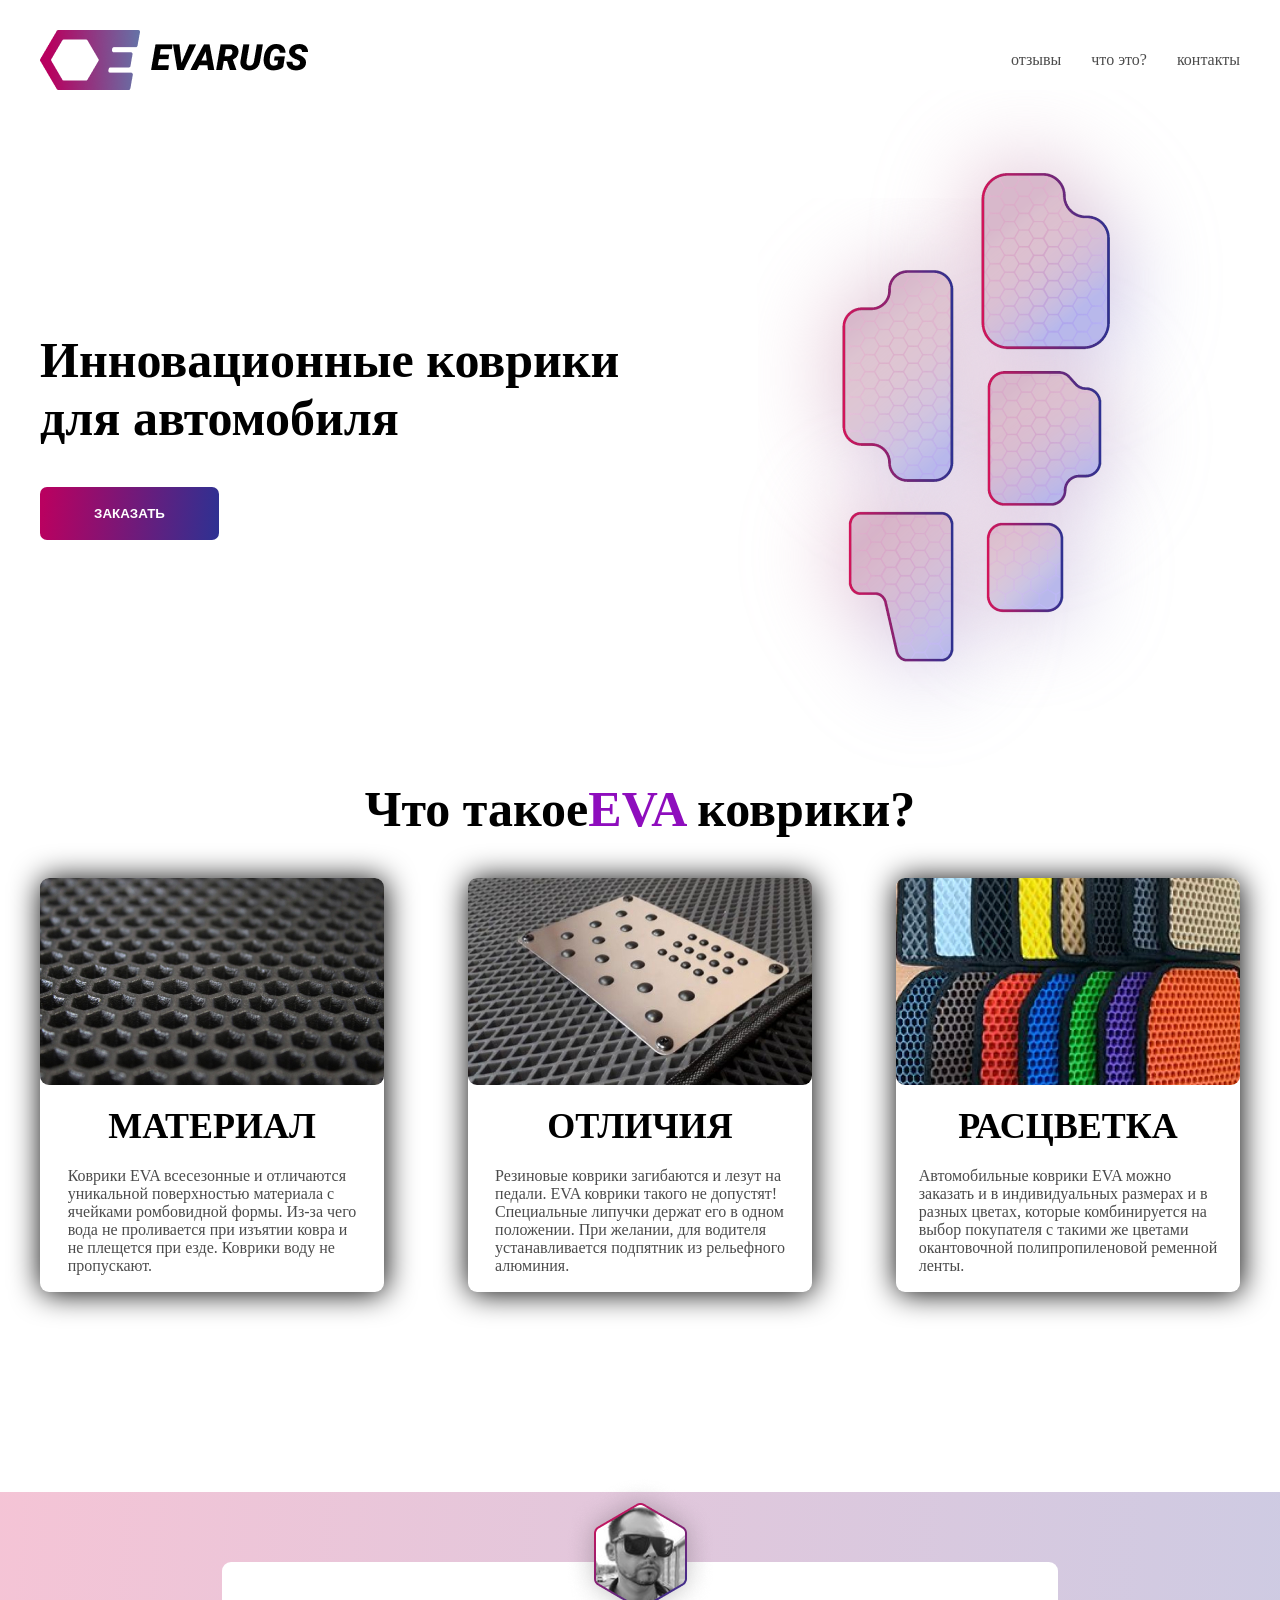
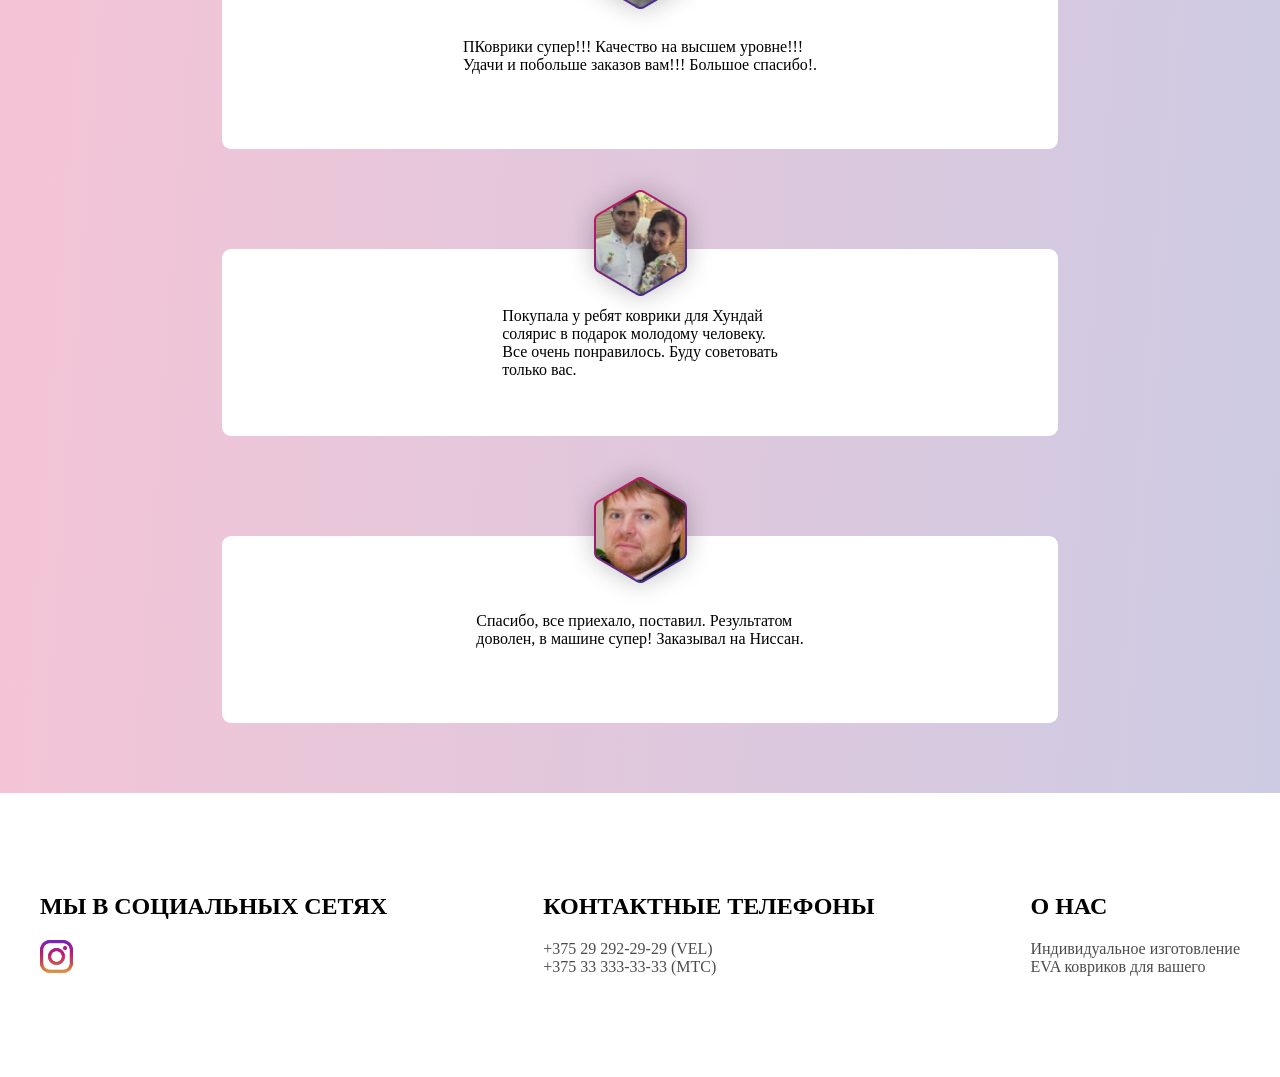
<file: index.html>
<!doctype html>
<html lang="en">

<head>
    <meta charset="UTF-8" />
    <meta name="viewport" content="width=device-width, initial-scale=1.0" />
    <title>CSS o'zgaruvchilar</title>
    <link rel="stylesheet" href="./style.css" />
</head>

<body>
    <header>
        <div class="head container">
            <img src="images/Group 3.png" alt="">
            <nav class="navi">
                <p style="opacity: 0.7;">отзывы</p>
                <p style="opacity: 0.7;">что это?</p>
                <p style="opacity: 0.7;">контакты</p>
            </nav>
        </div>
    </header>
    <main>
        <section>
            <div class="sec1 container">
                <div class="div1">
                    <h1 style="font-size: 50px;">Инновационные коврики <br>
                        для автомобиля</h1>
                    <a href="./zakaz.html"><button class="btn">ЗАКАЗАТЬ</button></a>
                </div>
                <div class="div2">
                    <img src="images/коврф 1.png" alt="">
                </div>
                <div class="div3">
                    <img src="images/подложка 1.png" alt="">
                </div>
            </div>
        </section>
        <section>
            <div class="sec2 container">
                <h1 style="font-size: 50px; text-align: center; margin-bottom: 40px;">Что такое<span class="soz">EVA
                    </span> коврики?</h1>
                <div class="div66">
                    <div class="div67">
                        <img style="border-radius: 9px;" src="images/rasm.jpg" alt="">
                        <h1 style="font-size: 36px;">МАТЕРИАЛ</h1>
                        <p style="opacity: 0.7;">Коврики EVA всесезонные и отличаются <br>
                            уникальной поверхностью материала c <br>
                            ячейками ромбовидной формы. Из-за чего <br>
                            вода не проливается при изъятии ковра и <br>
                            не плещется при езде. Коврики воду не <br>
                            пропускают.</p>
                    </div>
                    <div class="div67">
                        <img style="border-radius: 9px;" src="images/file 1.jpg" alt="">
                        <h1 style="font-size: 36px;">ОТЛИЧИЯ</h1>
                        <p style="opacity: 0.7;">Резиновые коврики загибаются и лезут на <br>
                            педали. EVA коврики такого не допустят! <br>
                            Специальные липучки держат его в одном <br>
                            положении. При желании, для водителя <br>
                            устанавливается подпятник из рельефного <br>
                            алюминия.</p>
                    </div>
                    <div class="div67">
                        <img style="border-radius: 9px;" src="images/birbalo.jpg" alt="">
                        <h1 style="font-size: 36px;">РАСЦВЕТКА</h1>
                        <p style="opacity: 0.7;">Автомобильные коврики EVA можно <br>
                            заказать и в индивидуальных размерах и в <br>
                            разных цветах, которые комбинируется на <br>
                            выбор покупателя с такими же цветами <br>
                            окантовочной полипропиленовой ременной <br>
                            ленты.</p>
                    </div>
                </div>
            </div>
        </section>
        <section class="sec-3">
            <div class="sec3 ">
                <div class="div10">
                    <p>ПКоврики супер!!! Качество на высшем уровне!!! <br>
Удачи и побольше заказов вам!!! Большое спасибо!.</p>
                    <div class="rasmd">
                        <img src="images/Mask Group (1).png" alt="">
                    </div>
                </div>
                 <div class="div10">
                    <p>Покупала у ребят коврики для Хундай <br>
                        солярис в подарок молодому человеку. <br>
                        Все очень понравилось. Буду советовать <br>
                        только вас.</p>
                    <div class="rasmd">
                        <img src="images/Mask Group.png" alt="">
                    </div>
                </div>
                 <div class="div10">
                    <p>Спасибо, все приехало, поставил. Результатом <br>
                        доволен, в машине супер! Заказывал на Ниссан.</p>
                    <div class="rasmd">
                        <img src="images/Mask Group (2).png" alt="">
                    </div>
                </div>
            </div>
        </section>
    </main>
    <footer>
        <div class="foot container">
<div>
    <h2 style="margin-bottom: 20px;">МЫ В СОЦИАЛЬНЫХ СЕТЯХ</h2>
    <img src="images/512px-Instagram_new 1.png" alt="">
</div>
<div>
    <h2 style="margin-bottom: 20px;">КОНТАКТНЫЕ ТЕЛЕФОНЫ</h2>
    <p style="opacity: 0.7;">+375 29 292-29-29 (VEL)</p>
    <p style="opacity: 0.7;">+375 33 333-33-33 (МТС)</p>
</div>
<div>
    <h2 style="margin-bottom: 20px;">О НАС</h2>
    <p style="opacity: 0.7;">Индивидуальное изготовление</p>
    <p style="opacity: 0.7;">EVA ковриков для вашего </p>
</div>
        </div>
    </footer>
</body>

</html>
</file>
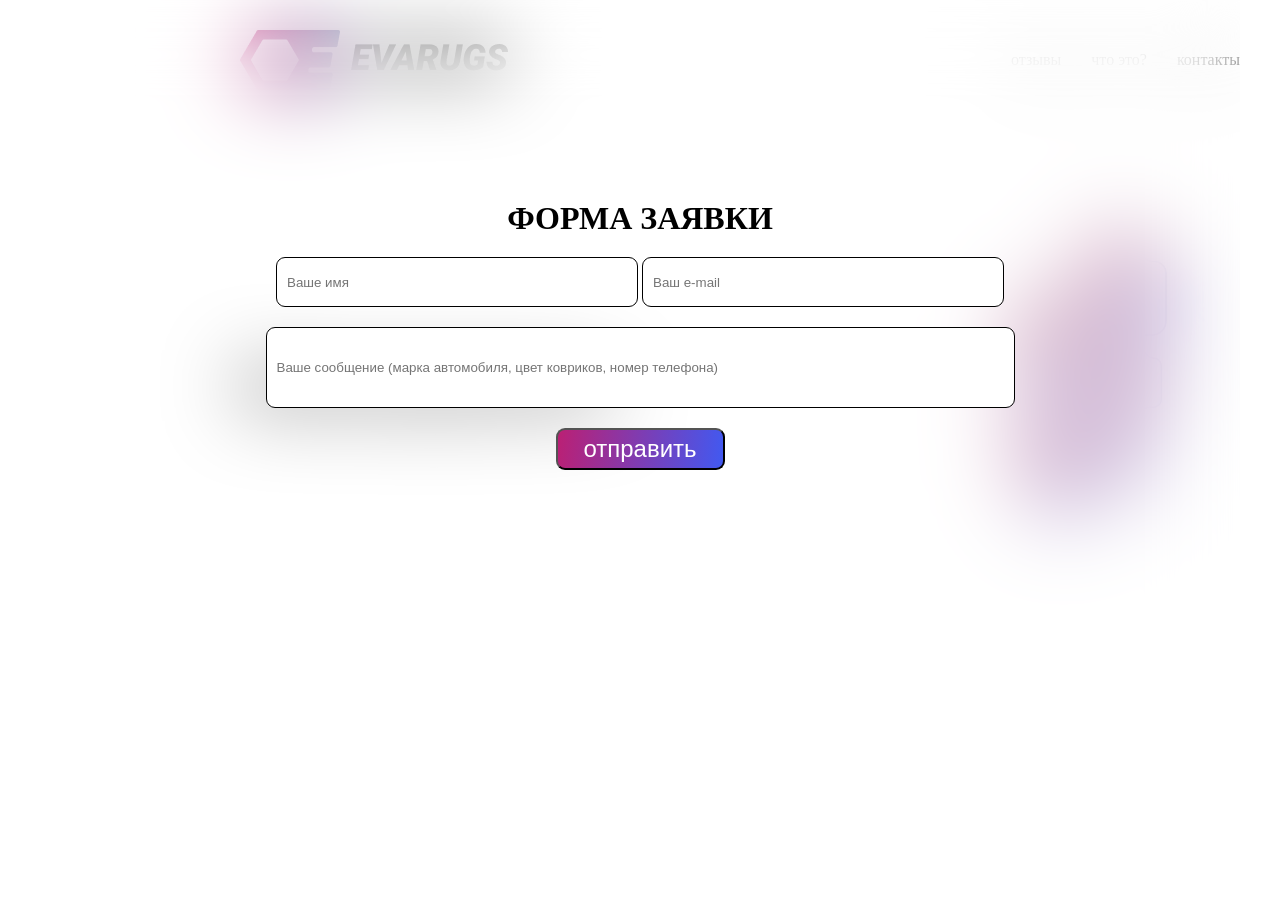
<file: zakaz.html>
<!DOCTYPE html>
<html lang="en">

<head>
    <meta charset="UTF-8">
    <meta name="viewport" content="width=device-width, initial-scale=1.0">
    <title>zakaz menu</title>
    <link rel="stylesheet" href="./style-2.css">
</head>

<body>
    <div class="big container">
        <header>
            <div class="head container">
                <img src="images/Group 3.png" alt="">
                <nav class="navi">
                    <p style="opacity: 0.7;">отзывы</p>
                    <p style="opacity: 0.7;">что это?</p>
                    <p style="opacity: 0.7;">контакты</p>
                </nav>
            </div>
        </header>
        <main>
            <section>
                <div class="sec1 container">
                    <div class="div1">
                        <h1 style="font-size: 50px;">Инновационные  <br></h1>
                    </div>
                    <div class="div2">
                        <img width="300px" src="images/коврф 1.png" alt="">
                    </div>
                </div>
            </section>
            <div class="zakaz">
                <h1 style="text-align: center;">ФОРМА ЗАЯВКИ</h1>
                <form class="from" action="">
                    <input placeholder="Ваше имя" class="in1" type="text">
                    <input placeholder="Ваш e-mail" class="in1" type="text">
                </form>
                <form action="">
                    <input placeholder="Ваше сообщение (марка автомобиля, цвет ковриков, номер телефона)" class="in2"
                        type="text">
                </form>
                <button class="btn2">отправить</button>
            </div>
    </div>
</body>

</html>
</file>
<file: style.css>
*{
    margin: 0;
    padding:0;
    box-sizing: border-box;
}
.container{
    max-width: 1200px;
    margin: 0 auto;
}
header{
 padding-top: 30px;
}
.head{
    display: flex;
    justify-content: space-between;
    align-items: center;
}
.navi{
    display: flex;
    gap: 30px;
}
.btn{
    width: 179px;
height: 53px;
top: 550px;
left: 122px;
border-radius: 7px;
background: linear-gradient(95.2deg, #B90160 2.23%, #2E3192 99.51%);
color: white;
font-weight: 700;
border: none;
outline: none;
}
.div1{
    display: flex;
    justify-content: center;
    gap: 40px;
    flex-direction: column;
}
.sec1{
display: flex;
align-items: center;
justify-content: space-between;
}
.div3{
    display: none;
}
.soz{
     color: #8e0dbd;
color: linear-gradient(180deg, rgba(142, 13, 189, 1) 7%, rgba(113, 51, 171, 1) 16%, rgba(97, 78, 166, 1) 51%, rgba(68, 70, 212, 1) 88%, rgba(23, 23, 209, 1) 100%);;

}
.div67{
    width: 344px;
    height: 414px;
    border-radius: 9px;
    box-shadow: 1px 1px 30px 0px black;
    display: flex;
    flex-direction: column;
    align-items: center;
    gap: 20px;
}
.sec2{
    padding-bottom: 200px;
}
.div66{
    display: flex;
    justify-content: space-between;
}
.sec-3{
 background: linear-gradient(94.31deg, rgba(212, 20, 90, 0.25) 0.96%, rgba(46, 49, 146, 0.25) 104.83%);
 padding-top: 70px;
 padding-bottom: 70px;
}
.div10{
    position: relative;
    width: 436px;
    height: 187px;
    background-color: white;
    border-radius: 9px;
    display: flex;
    align-items: center;
    justify-content: center;
}
.rasmd{
    position: absolute;
    top: -89px;
}
.sec3{
    display: flex;
    justify-content: space-between;
    align-items: center;
}
footer{
    padding-top: 100px;
    padding-bottom: 100px;
}
.foot{
    display: flex;
    justify-content: space-between;
}













@media(max-width:1310px) {
    .sec3{
        display: flex;
        flex-direction: column;
        gap: 100px;
    }
    .div10{
        width: 836px;
    }
}
@media(max-width:1035px) {
    .div66{
        display: flex;
        flex-direction: column;
        align-items: center;
        justify-content: space-between;
        row-gap: 70px;
        
    }
    .div67{
        width: 894px;
        text-align: center;
    }
    .div67 img {
     width: 894px;
     height: 200px;
    }
}
@media(max-width:900px) {
 .div66{
        display: flex;
        flex-direction: column;
        align-items: center;
        justify-content: space-between;
        row-gap: 70px;
        
    }
    .div67{
        width: 594px;
        text-align: center;
    }
    .div67 img {
     width: 594px;
     height: 200px;
    }
       .sec3{
        display: flex;
        flex-direction: column;
        gap: 100px;
    }
    .div10{
        width: 636px;
    }
    .div2 img {
        width: 100%;
    }
    .foot{
        display: flex;
        flex-direction: column;
        gap: 70px;
        align-items: center;
    }
}
@media(max-width:800px){
    .navi{
        display: none;
    }
}
@media(max-width:640px) {
    .div10{
        width: 436px;
    }
}
@media(max-width:600px) {
    .sec2 h1 {
       text-align: center;
    }
    .div67{
       width: 500px;
    }
    .div67 img {
        width: 500px;
    }
}
@media(max-width:500px) {
    .head img {
        display: flex;
        justify-content: center;
        align-items: center;
        text-align: center;
        margin-left: 100px;
    }
    .div2 img {
       display: none;
    }
    .div1{
        text-align: center;
        display: flex;
        align-items: center;
        position: relative;
    }
    .sec1{
        padding-top: 40px;
    }
    .div3 {
        display: block;
        position: absolute;

    }
    .div67{
        width: 344px;
        height: 414px;
    }
    .div67 img{
        width: 100%;
    }
    .div66{
        margin-left: 0px;
    }
    .sec2{
        padding-top: 100px;
    }
}
@media(max-width:440px) {
    .div10{
        width: 267px;
        height: 267px;
        padding-left: 20px;
    }
}
</file>
<file: style-2.css>
*{
    margin: 0;
    padding:0;
    box-sizing: border-box;
}
.container{
    max-width: 1200px;
    margin: 0 auto;
}
header{
 padding-top: 30px;
}
.head{
    display: flex;
    justify-content: space-between;
    align-items: center;
}
.navi{
    display: flex;
    gap: 30px;
}
.sec1{
    display: flex;
    justify-content: space-between;
    padding-top: 100px;
    align-items: center;
        backdrop-filter: blur(100%);
}
.btn{
    width: 179px;
height: 53px;
top: 550px;
left: 122px;
border-radius: 7px;
background: linear-gradient(95.2deg, #B90160 2.23%, #2E3192 99.51%);
color: white;
font-weight: 700;
border: none;
outline: none;
}
.div3{
    display: none;
}
.big{
    position: fixed;    
    padding-left: 200px;
    position: relative;
    width: 100%;
    height: 100vh;
    backdrop-filter: blur(100%);
}

.in1{
    width: 362px;
height: 50px;
top: 388px;
left: 369px;
border-radius: 9px;
border: 1px solid black;
padding-left: 10px;
}
.in2{
    width: 749px;
height: 81px;
top: 456px;
left: 369px;
border-radius: 9px;
border: 1px solid black;
padding-left: 10px;
}
.zakaz{
    display: flex;
    flex-direction: column;
    gap: 20px;
    align-items: center;
    position: absolute;
    left: 0px;
    top: 0px;
    padding-top: 200px;
    width: 100%;
    height: 100vh;
backdrop-filter: blur(40px)

}
.btn2{
    width: 169px;
height: 42px;
border-radius: 9px;
background: linear-gradient(96.12deg, #D4145A -21.03%, #3D5BF5 103.56%);
color: white;
font-weight: 400;
font-size: 24px;
}
header{
        backdrop-filter: blur(40px);
}

@media (max-width:900px) {
    .zakaz form {
        display: flex;
        flex-direction: column;
        gap: 50px;
    }
    .in1{
        width: 600px;
    }
        .in2{
        width: 600px;
    }
}
@media(max-width:860px) {
        .zakaz form {
        display: flex;
        flex-direction: column;
        gap: 50px;
    }
    .in1{
        width: 400px;
    }
        .in2{
        width: 400px;
    }
    .big{
         width: 100%;
    height: 100vh;
    }
}
</file>
